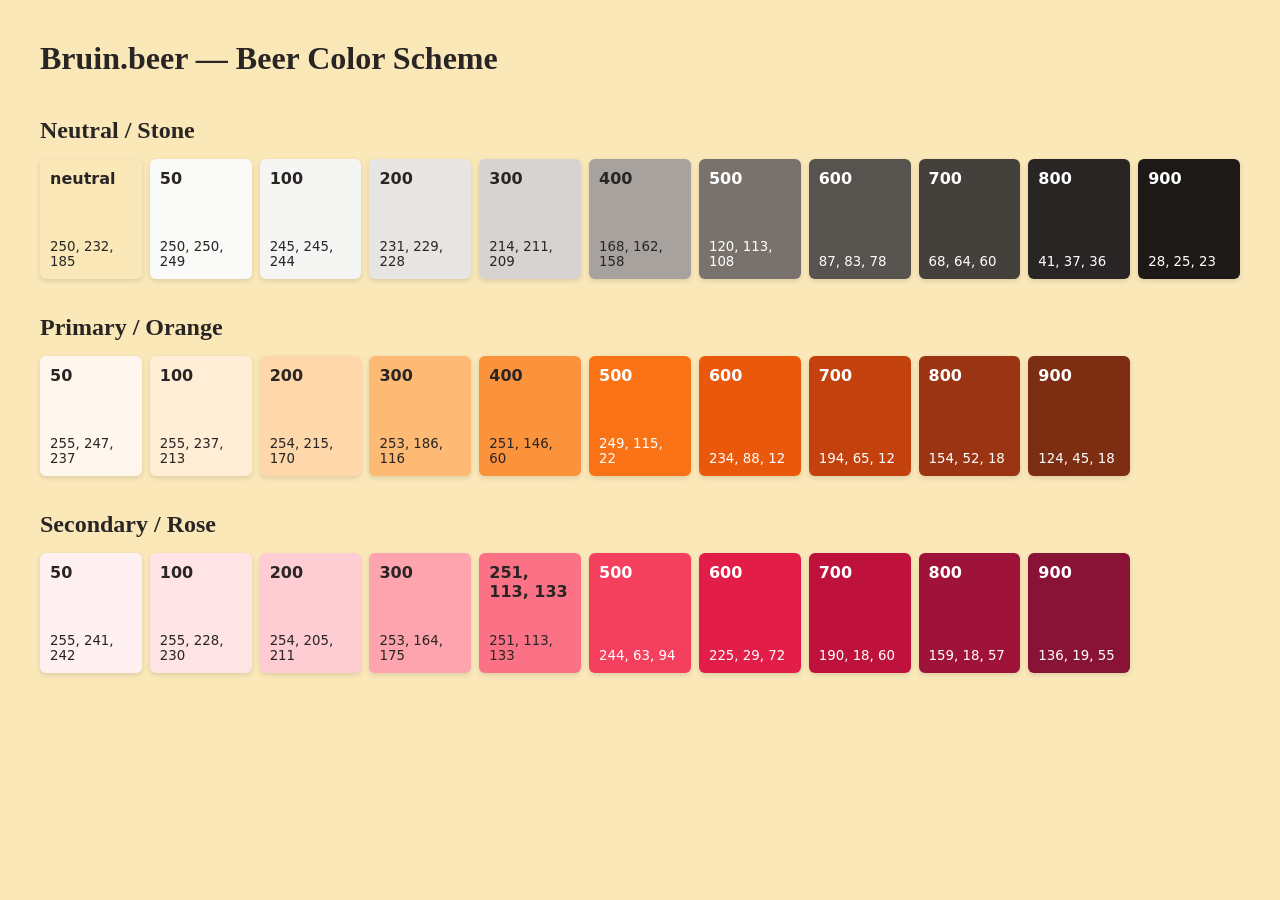
<file: docs/beer-contactsheet.html>
<!DOCTYPE html>
<html lang="en">
<head>
<meta charset="UTF-8">
<meta name="viewport" content="width=device-width, initial-scale=1.0">
<title>Bruin.beer — Beer Color Scheme</title>

<style>
  :root {
    --color-neutral: 250, 232, 185;

    --color-neutral-50: 250, 250, 249;
    --color-neutral-100: 245, 245, 244;
    --color-neutral-200: 231, 229, 228;
    --color-neutral-300: 214, 211, 209;
    --color-neutral-400: 168, 162, 158;
    --color-neutral-500: 120, 113, 108;
    --color-neutral-600: 87, 83, 78;
    --color-neutral-700: 68, 64, 60;
    --color-neutral-800: 41, 37, 36;
    --color-neutral-900: 28, 25, 23;

    --color-primary-50: 255, 247, 237;
    --color-primary-100: 255, 237, 213;
    --color-primary-200: 254, 215, 170;
    --color-primary-300: 253, 186, 116;
    --color-primary-400: 251, 146, 60;
    --color-primary-500: 249, 115, 22;
    --color-primary-600: 234, 88, 12;
    --color-primary-700: 194, 65, 12;
    --color-primary-800: 154, 52, 18;
    --color-primary-900: 124, 45, 18;

    --color-secondary-50: 255, 241, 242;
    --color-secondary-100: 255, 228, 230;
    --color-secondary-200: 254, 205, 211;
    --color-secondary-300: 253, 164, 175;
    --color-secondary-400: 251, 113, 133;
    --color-secondary-500: 244, 63, 94;
    --color-secondary-600: 225, 29, 72;
    --color-secondary-700: 190, 18, 60;
    --color-secondary-800: 159, 18, 57;
    --color-secondary-900: 136, 19, 55;
  }

  * {
    box-sizing: border-box;
  }

  body {
    margin: 0;
    padding: 40px;
    background: rgb(var(--color-neutral));
    color: rgb(var(--color-neutral-800));
    font-family: system-ui, sans-serif;
  }

  h1 {
    margin: 0 0 40px;
    font-family: Georgia, serif;
  }

  h2 {
    margin: 35px 0 15px;
    font-family: Georgia, serif;
  }

  .palette {
    display: grid;
    grid-template-columns: repeat(11, 1fr);
    gap: 8px;
  }

  .swatch {
    min-height: 120px;
    padding: 10px;
    border-radius: 6px;
    display: flex;
    flex-direction: column;
    justify-content: space-between;
    box-shadow: 0 2px 5px rgba(0,0,0,.12);
  }

  .neutral {
    background: rgb(var(--color-neutral));
  }

  .neutral-50  { background: rgb(var(--color-neutral-50)); }
  .neutral-100 { background: rgb(var(--color-neutral-100)); }
  .neutral-200 { background: rgb(var(--color-neutral-200)); }
  .neutral-300 { background: rgb(var(--color-neutral-300)); }
  .neutral-400 { background: rgb(var(--color-neutral-400)); }
  .neutral-500 { background: rgb(var(--color-neutral-500)); }
  .neutral-600 { background: rgb(var(--color-neutral-600)); }
  .neutral-700 { background: rgb(var(--color-neutral-700)); }
  .neutral-800 { background: rgb(var(--color-neutral-800)); }
  .neutral-900 { background: rgb(var(--color-neutral-900)); }

  .primary-50  { background: rgb(var(--color-primary-50)); }
  .primary-100 { background: rgb(var(--color-primary-100)); }
  .primary-200 { background: rgb(var(--color-primary-200)); }
  .primary-300 { background: rgb(var(--color-primary-300)); }
  .primary-400 { background: rgb(var(--color-primary-400)); }
  .primary-500 { background: rgb(var(--color-primary-500)); }
  .primary-600 { background: rgb(var(--color-primary-600)); }
  .primary-700 { background: rgb(var(--color-primary-700)); }
  .primary-800 { background: rgb(var(--color-primary-800)); }
  .primary-900 { background: rgb(var(--color-primary-900)); }

  .secondary-50  { background: rgb(var(--color-secondary-50)); }
  .secondary-100 { background: rgb(var(--color-secondary-100)); }
  .secondary-200 { background: rgb(var(--color-secondary-200)); }
  .secondary-300 { background: rgb(var(--color-secondary-300)); }
  .secondary-400 { background: rgb(var(--color-secondary-400)); }
  .secondary-500 { background: rgb(var(--color-secondary-500)); }
  .secondary-600 { background: rgb(var(--color-secondary-600)); }
  .secondary-700 { background: rgb(var(--color-secondary-700)); }
  .secondary-800 { background: rgb(var(--color-secondary-800)); }
  .secondary-900 { background: rgb(var(--color-secondary-900)); }

  .light {
    color: rgb(var(--color-neutral-800));
  }

  .dark {
    color: white;
  }

  @media (max-width: 1000px) {
    .palette {
      grid-template-columns: repeat(6, 1fr);
    }
  }

  @media (max-width: 600px) {
    body {
      padding: 20px;
    }

    .palette {
      grid-template-columns: repeat(3, 1fr);
    }
  }
</style>
</head>

<body>

<h1>Bruin.beer — Beer Color Scheme</h1>

<h2>Neutral / Stone</h2>
<div class="palette">
  <div class="swatch neutral light"><strong>neutral</strong><small>250, 232, 185</small></div>
  <div class="swatch neutral-50 light"><strong>50</strong><small>250, 250, 249</small></div>
  <div class="swatch neutral-100 light"><strong>100</strong><small>245, 245, 244</small></div>
  <div class="swatch neutral-200 light"><strong>200</strong><small>231, 229, 228</small></div>
  <div class="swatch neutral-300 light"><strong>300</strong><small>214, 211, 209</small></div>
  <div class="swatch neutral-400 light"><strong>400</strong><small>168, 162, 158</small></div>
  <div class="swatch neutral-500 dark"><strong>500</strong><small>120, 113, 108</small></div>
  <div class="swatch neutral-600 dark"><strong>600</strong><small>87, 83, 78</small></div>
  <div class="swatch neutral-700 dark"><strong>700</strong><small>68, 64, 60</small></div>
  <div class="swatch neutral-800 dark"><strong>800</strong><small>41, 37, 36</small></div>
  <div class="swatch neutral-900 dark"><strong>900</strong><small>28, 25, 23</small></div>
</div>

<h2>Primary / Orange</h2>
<div class="palette">
  <div class="swatch primary-50 light"><strong>50</strong><small>255, 247, 237</small></div>
  <div class="swatch primary-100 light"><strong>100</strong><small>255, 237, 213</small></div>
  <div class="swatch primary-200 light"><strong>200</strong><small>254, 215, 170</small></div>
  <div class="swatch primary-300 light"><strong>300</strong><small>253, 186, 116</small></div>
  <div class="swatch primary-400 light"><strong>400</strong><small>251, 146, 60</small></div>
  <div class="swatch primary-500 dark"><strong>500</strong><small>249, 115, 22</small></div>
  <div class="swatch primary-600 dark"><strong>600</strong><small>234, 88, 12</small></div>
  <div class="swatch primary-700 dark"><strong>700</strong><small>194, 65, 12</small></div>
  <div class="swatch primary-800 dark"><strong>800</strong><small>154, 52, 18</small></div>
  <div class="swatch primary-900 dark"><strong>900</strong><small>124, 45, 18</small></div>
</div>

<h2>Secondary / Rose</h2>
<div class="palette">
  <div class="swatch secondary-50 light"><strong>50</strong><small>255, 241, 242</small></div>
  <div class="swatch secondary-100 light"><strong>100</strong><small>255, 228, 230</small></div>
  <div class="swatch secondary-200 light"><strong>200</strong><small>254, 205, 211</small></div>
  <div class="swatch secondary-300 light"><strong>300</strong><small>253, 164, 175</small></div>
  <div class="swatch secondary-400 light"><strong>251, 113, 133</strong><small>251, 113, 133</small></div>
  <div class="swatch secondary-500 dark"><strong>500</strong><small>244, 63, 94</small></div>
  <div class="swatch secondary-600 dark"><strong>600</strong><small>225, 29, 72</small></div>
  <div class="swatch secondary-700 dark"><strong>700</strong><small>190, 18, 60</small></div>
  <div class="swatch secondary-800 dark"><strong>800</strong><small>159, 18, 57</small></div>
  <div class="swatch secondary-900 dark"><strong>900</strong><small>136, 19, 55</small></div>
</div>

</body>
</html>
</file>
